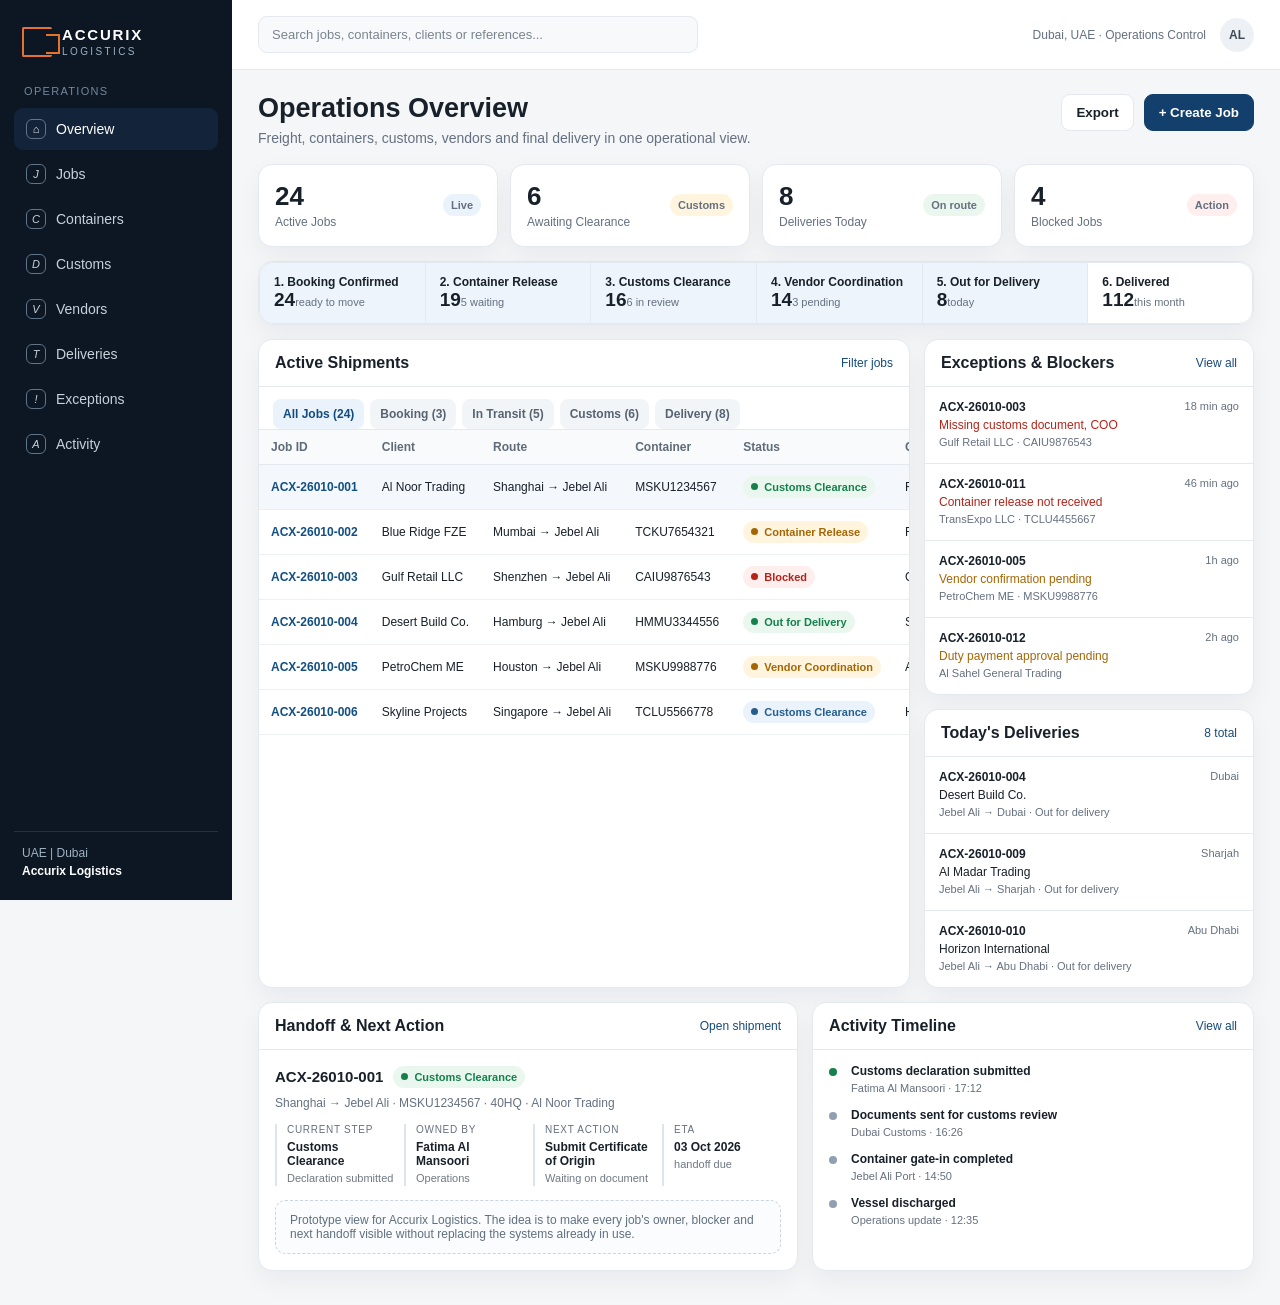
<file: index.html>
<!doctype html>
<html lang="en">
<head>
<meta charset="utf-8"/>
<meta name="viewport" content="width=device-width,initial-scale=1"/>
<title>Accurix Logistics | Operations Control</title>
<style>
:root{
  --bg:#f4f6f8;--panel:#ffffff;--ink:#18202a;--muted:#657080;--nav:#0d1724;
  --nav2:#13243a;--line:#e4e9ef;--blue:#174a7c;--blue2:#eaf2fb;--green:#14804a;
  --greenbg:#eaf7ef;--amber:#a46605;--amberbg:#fff5df;--red:#b42318;--redbg:#feeeee;
  --shadow:0 10px 24px rgba(13,23,36,.05);--radius:14px
}
*{box-sizing:border-box}
body{margin:0;font-family:Inter,ui-sans-serif,-apple-system,BlinkMacSystemFont,"Segoe UI",sans-serif;color:var(--ink);background:var(--bg)}
.app{display:grid;grid-template-columns:232px minmax(0,1fr);min-height:100vh}
.sidebar{background:var(--nav);color:#dce6f0;padding:18px 14px;display:flex;flex-direction:column;position:sticky;top:0;height:100vh}
.brand{display:flex;align-items:center;gap:10px;padding:8px 8px 20px}
.mark{width:30px;height:30px;border:2px solid #e5722f;border-right:0;border-radius:2px;position:relative}
.mark:after{content:"";position:absolute;right:-8px;top:5px;width:12px;height:16px;border:2px solid #e5722f;border-left:0}
.brand b{font-size:15px;letter-spacing:.12em;color:#fff}.brand small{display:block;font-size:10px;letter-spacing:.24em;color:#9eb0c3;margin-top:2px}
.navlabel{font-size:11px;text-transform:uppercase;letter-spacing:.12em;color:#74879a;padding:8px 10px}
.nav a{display:flex;align-items:center;gap:10px;color:#c6d1dc;text-decoration:none;padding:11px 12px;border-radius:9px;margin:3px 0;font-size:14px}
.nav a.active,.nav a:hover{background:var(--nav2);color:white}
.doticon{width:20px;height:20px;border:1px solid #60748a;border-radius:6px;display:grid;place-items:center;font-size:11px}
.sidebar-foot{margin-top:auto;border-top:1px solid #233243;padding:14px 8px 4px;font-size:12px;color:#9fb0c1}
.sidebar-foot strong{display:block;color:#fff;margin-top:4px}
.main{min-width:0}
.topbar{height:70px;background:#fff;border-bottom:1px solid var(--line);display:flex;align-items:center;justify-content:space-between;padding:0 26px;position:sticky;top:0;z-index:3}
.search{width:min(440px,46vw);background:#f7f9fb;border:1px solid var(--line);border-radius:9px;padding:10px 13px;color:#7a8490;font-size:13px}
.topmeta{display:flex;align-items:center;gap:14px;font-size:12px;color:var(--muted)}
.avatar{width:34px;height:34px;border-radius:50%;background:#edf1f5;display:grid;place-items:center;font-weight:700;color:#3e4a56}
.content{padding:24px 26px 34px}
.head{display:flex;justify-content:space-between;gap:18px;align-items:flex-start;margin-bottom:18px}
.head h1{font-size:27px;line-height:1.1;margin:0 0 6px}.head p{margin:0;color:var(--muted);font-size:14px}
.actions{display:flex;gap:10px}
button{border:1px solid var(--line);background:#fff;color:var(--ink);padding:10px 14px;border-radius:9px;font-weight:600;cursor:pointer}
button.primary{background:#123f6c;color:#fff;border-color:#123f6c}
.kpis{display:grid;grid-template-columns:repeat(4,minmax(0,1fr));gap:12px;margin-bottom:14px}
.card{background:var(--panel);border:1px solid var(--line);border-radius:var(--radius);box-shadow:var(--shadow)}
.kpi{padding:16px;display:flex;justify-content:space-between;align-items:center}
.kpi strong{font-size:26px;display:block}.kpi span{font-size:12px;color:var(--muted)}
.kpi .chip{font-size:11px;border-radius:999px;padding:5px 8px;font-weight:700}
.pipeline{display:grid;grid-template-columns:repeat(6,1fr);margin-bottom:14px;overflow:hidden}
.stage{background:#fff;border:1px solid var(--line);border-right:0;padding:12px 14px;position:relative}
.stage:last-child{border-right:1px solid var(--line);border-radius:0 var(--radius) var(--radius) 0}.stage:first-child{border-radius:var(--radius) 0 0 var(--radius)}
.stage b{font-size:12px;display:block}.stage strong{font-size:19px}.stage small{font-size:11px;color:var(--muted)}
.stage.active{background:#edf4fb}
.grid{display:grid;grid-template-columns:minmax(0,1fr) 330px;gap:14px}
.panel{background:#fff;border:1px solid var(--line);border-radius:var(--radius);box-shadow:var(--shadow)}
.panelhead{padding:14px 16px;border-bottom:1px solid var(--line);display:flex;align-items:center;justify-content:space-between}
.panelhead h2{font-size:16px;margin:0}.panelhead a{font-size:12px;color:var(--blue);text-decoration:none}
.tabs{display:flex;gap:6px;padding:12px 14px 0}
.tab{border:0;background:#f2f5f8;padding:8px 10px;border-radius:8px;color:#586372;font-size:12px}.tab.active{background:#eaf2fb;color:#144c7d}
.tablewrap{overflow:auto}
table{width:100%;border-collapse:collapse;font-size:12px}
th{text-align:left;color:#5f6b78;background:#f8fafc;border-top:1px solid var(--line);border-bottom:1px solid var(--line);padding:10px 12px;white-space:nowrap}
td{padding:11px 12px;border-bottom:1px solid #edf0f3;white-space:nowrap}
tr.clickable{cursor:pointer}tr.clickable:hover{background:#fafcff}tr.selected{background:#f4f8fd}
.id{font-weight:700;color:#124f82}
.status{display:inline-flex;align-items:center;gap:6px;border-radius:999px;padding:5px 8px;font-size:11px;font-weight:700}
.status:before{content:"";width:7px;height:7px;border-radius:50%;background:currentColor}
.green{color:var(--green);background:var(--greenbg)}.amber{color:var(--amber);background:var(--amberbg)}.red{color:var(--red);background:var(--redbg)}.blue{color:#245d8e;background:var(--blue2)}
.sidecol{display:grid;gap:14px;align-content:start}
.alert{padding:13px 14px;border-bottom:1px solid var(--line)}.alert:last-child{border-bottom:0}
.alerttop{display:flex;justify-content:space-between;gap:12px}.alert b{font-size:12px}.alert p{font-size:12px;margin:4px 0 0}.alert small{font-size:11px;color:var(--muted)}
.alert.redline p{color:var(--red)}.alert.amberline p{color:var(--amber)}
.bottom{display:grid;grid-template-columns:1.1fr .9fr;gap:14px;margin-top:14px}
.detail{padding:16px}
.jobtop{display:flex;align-items:center;gap:10px;margin-bottom:8px}.jobtop strong{font-size:15px}
.route{font-size:12px;color:var(--muted);margin-bottom:14px}
.detailgrid{display:grid;grid-template-columns:repeat(4,1fr);gap:10px}
.mini{border-left:2px solid #dce5ee;padding-left:10px}.mini small{display:block;color:var(--muted);font-size:10px;text-transform:uppercase;letter-spacing:.07em;margin-bottom:5px}.mini b{font-size:12px;display:block}.mini span{font-size:11px;color:#6f7884}
.timeline{padding:14px 16px}.event{display:grid;grid-template-columns:14px 1fr;gap:8px;margin:0 0 12px}.event .bullet{width:8px;height:8px;border-radius:50%;background:#91a0b0;margin-top:4px}.event:first-child .bullet{background:var(--green)}.event b{font-size:12px;display:block}.event span{font-size:11px;color:var(--muted)}
.demo-note{margin-top:14px;padding:12px 14px;border:1px dashed #cad5df;border-radius:10px;color:#607080;font-size:12px;background:#fbfcfd}
.mobilebar{display:none}
@media(max-width:1100px){.app{grid-template-columns:82px 1fr}.brand div,.nav span,.navlabel,.sidebar-foot{display:none}.brand{justify-content:center}.nav a{justify-content:center}.grid{grid-template-columns:1fr}.sidecol{grid-template-columns:1fr 1fr}.kpis{grid-template-columns:repeat(2,1fr)}.pipeline{grid-template-columns:repeat(3,1fr)}.bottom{grid-template-columns:1fr}}
@media(max-width:700px){.app{display:block}.sidebar{display:none}.topbar{height:58px;padding:0 14px}.search{width:70%}.topmeta span{display:none}.content{padding:16px 12px 28px}.head{display:block}.actions{margin-top:12px}.kpis{grid-template-columns:1fr 1fr}.pipeline{grid-template-columns:1fr 1fr}.grid{display:block}.sidecol{display:grid;grid-template-columns:1fr;margin-top:14px}.detailgrid{grid-template-columns:1fr 1fr}.mobilebar{display:flex;position:fixed;bottom:0;left:0;right:0;background:#0d1724;color:#fff;padding:10px;justify-content:space-around;z-index:4}}
</style>
</head>
<body>
<div class="app">
  <aside class="sidebar">
    <div class="brand"><div class="mark"></div><div><b>ACCURIX</b><small>LOGISTICS</small></div></div>
    <div class="navlabel">Operations</div>
    <nav class="nav">
      <a class="active" href="#"><i class="doticon">⌂</i><span>Overview</span></a>
      <a href="#"><i class="doticon">J</i><span>Jobs</span></a>
      <a href="#"><i class="doticon">C</i><span>Containers</span></a>
      <a href="#"><i class="doticon">D</i><span>Customs</span></a>
      <a href="#"><i class="doticon">V</i><span>Vendors</span></a>
      <a href="#"><i class="doticon">T</i><span>Deliveries</span></a>
      <a href="#"><i class="doticon">!</i><span>Exceptions</span></a>
      <a href="#"><i class="doticon">A</i><span>Activity</span></a>
    </nav>
    <div class="sidebar-foot">UAE | Dubai<strong>Accurix Logistics</strong></div>
  </aside>
  <main class="main">
    <div class="topbar">
      <div class="search">Search jobs, containers, clients or references...</div>
      <div class="topmeta"><span>Dubai, UAE · Operations Control</span><div class="avatar">AL</div></div>
    </div>
    <div class="content">
      <section class="head">
        <div><h1>Operations Overview</h1><p>Freight, containers, customs, vendors and final delivery in one operational view.</p></div>
        <div class="actions"><button>Export</button><button class="primary" onclick="alert('Demo action: create job')">+ Create Job</button></div>
      </section>

      <section class="kpis">
        <div class="card kpi"><div><strong>24</strong><span>Active Jobs</span></div><span class="chip blue">Live</span></div>
        <div class="card kpi"><div><strong>6</strong><span>Awaiting Clearance</span></div><span class="chip amber">Customs</span></div>
        <div class="card kpi"><div><strong>8</strong><span>Deliveries Today</span></div><span class="chip green">On route</span></div>
        <div class="card kpi"><div><strong>4</strong><span>Blocked Jobs</span></div><span class="chip red">Action</span></div>
      </section>

      <section class="pipeline card">
        <div class="stage active"><b>1. Booking Confirmed</b><strong>24</strong><small>ready to move</small></div>
        <div class="stage active"><b>2. Container Release</b><strong>19</strong><small>5 waiting</small></div>
        <div class="stage active"><b>3. Customs Clearance</b><strong>16</strong><small>6 in review</small></div>
        <div class="stage active"><b>4. Vendor Coordination</b><strong>14</strong><small>3 pending</small></div>
        <div class="stage active"><b>5. Out for Delivery</b><strong>8</strong><small>today</small></div>
        <div class="stage"><b>6. Delivered</b><strong>112</strong><small>this month</small></div>
      </section>

      <section class="grid">
        <div class="panel">
          <div class="panelhead"><h2>Active Shipments</h2><a href="#">Filter jobs</a></div>
          <div class="tabs">
            <button class="tab active">All Jobs (24)</button><button class="tab">Booking (3)</button><button class="tab">In Transit (5)</button><button class="tab">Customs (6)</button><button class="tab">Delivery (8)</button>
          </div>
          <div class="tablewrap">
          <table>
            <thead><tr><th>Job ID</th><th>Client</th><th>Route</th><th>Container</th><th>Status</th><th>Owner</th><th>Next Action</th><th>ETA</th></tr></thead>
            <tbody>
              <tr class="clickable selected" data-job="ACX-26010-001" data-client="Al Noor Trading" data-route="Shanghai → Jebel Ali" data-container="MSKU1234567 · 40HQ" data-owner="Fatima Al Mansoori" data-step="Customs Clearance" data-action="Submit Certificate of Origin" data-eta="03 Oct 2026"><td class="id">ACX-26010-001</td><td>Al Noor Trading</td><td>Shanghai → Jebel Ali</td><td>MSKU1234567</td><td><span class="status green">Customs Clearance</span></td><td>Fatima Al Mansoori</td><td>Submit COO</td><td>03 Oct</td></tr>
              <tr class="clickable" data-job="ACX-26010-002" data-client="Blue Ridge FZE" data-route="Mumbai → Jebel Ali" data-container="TCKU7654321 · 20GP" data-owner="Rahil Khan" data-step="Container Release" data-action="Release from line" data-eta="02 Oct 2026"><td class="id">ACX-26010-002</td><td>Blue Ridge FZE</td><td>Mumbai → Jebel Ali</td><td>TCKU7654321</td><td><span class="status amber">Container Release</span></td><td>Rahil Khan</td><td>Release from line</td><td>02 Oct</td></tr>
              <tr class="clickable" data-job="ACX-26010-003" data-client="Gulf Retail LLC" data-route="Shenzhen → Jebel Ali" data-container="CAIU9876543 · 40HQ" data-owner="Omar Hassan" data-step="Blocked" data-action="Collect missing customs document" data-eta="At risk"><td class="id">ACX-26010-003</td><td>Gulf Retail LLC</td><td>Shenzhen → Jebel Ali</td><td>CAIU9876543</td><td><span class="status red">Blocked</span></td><td>Omar Hassan</td><td style="color:#b42318">Missing document</td><td>At risk</td></tr>
              <tr class="clickable" data-job="ACX-26010-004" data-client="Desert Build Co." data-route="Hamburg → Jebel Ali" data-container="HMMU3344556 · 40HQ" data-owner="Sara Ahmed" data-step="Out for Delivery" data-action="Confirm site delivery" data-eta="Today"><td class="id">ACX-26010-004</td><td>Desert Build Co.</td><td>Hamburg → Jebel Ali</td><td>HMMU3344556</td><td><span class="status green">Out for Delivery</span></td><td>Sara Ahmed</td><td>Delivery to site</td><td>Today</td></tr>
              <tr class="clickable" data-job="ACX-26010-005" data-client="PetroChem ME" data-route="Houston → Jebel Ali" data-container="MSKU9988776 · 40HQ" data-owner="Ayesha Siddiqui" data-step="Vendor Coordination" data-action="Confirm delivery slot" data-eta="04 Oct 2026"><td class="id">ACX-26010-005</td><td>PetroChem ME</td><td>Houston → Jebel Ali</td><td>MSKU9988776</td><td><span class="status amber">Vendor Coordination</span></td><td>Ayesha Siddiqui</td><td>Confirm delivery slot</td><td>04 Oct</td></tr>
              <tr class="clickable" data-job="ACX-26010-006" data-client="Skyline Projects" data-route="Singapore → Jebel Ali" data-container="TCLU5566778 · 20GP" data-owner="Hassan Ali" data-step="Customs Clearance" data-action="Duty payment approval" data-eta="03 Oct 2026"><td class="id">ACX-26010-006</td><td>Skyline Projects</td><td>Singapore → Jebel Ali</td><td>TCLU5566778</td><td><span class="status blue">Customs Clearance</span></td><td>Hassan Ali</td><td>Duty approval</td><td>03 Oct</td></tr>
            </tbody>
          </table>
          </div>
        </div>

        <div class="sidecol">
          <div class="panel">
            <div class="panelhead"><h2>Exceptions & Blockers</h2><a href="#">View all</a></div>
            <div class="alert redline"><div class="alerttop"><b>ACX-26010-003</b><small>18 min ago</small></div><p>Missing customs document, COO</p><small>Gulf Retail LLC · CAIU9876543</small></div>
            <div class="alert redline"><div class="alerttop"><b>ACX-26010-011</b><small>46 min ago</small></div><p>Container release not received</p><small>TransExpo LLC · TCLU4455667</small></div>
            <div class="alert amberline"><div class="alerttop"><b>ACX-26010-005</b><small>1h ago</small></div><p>Vendor confirmation pending</p><small>PetroChem ME · MSKU9988776</small></div>
            <div class="alert amberline"><div class="alerttop"><b>ACX-26010-012</b><small>2h ago</small></div><p>Duty payment approval pending</p><small>Al Sahel General Trading</small></div>
          </div>

          <div class="panel">
            <div class="panelhead"><h2>Today's Deliveries</h2><a href="#">8 total</a></div>
            <div class="alert"><div class="alerttop"><b>ACX-26010-004</b><small>Dubai</small></div><p>Desert Build Co.</p><small>Jebel Ali → Dubai · Out for delivery</small></div>
            <div class="alert"><div class="alerttop"><b>ACX-26010-009</b><small>Sharjah</small></div><p>Al Madar Trading</p><small>Jebel Ali → Sharjah · Out for delivery</small></div>
            <div class="alert"><div class="alerttop"><b>ACX-26010-010</b><small>Abu Dhabi</small></div><p>Horizon International</p><small>Jebel Ali → Abu Dhabi · Out for delivery</small></div>
          </div>
        </div>
      </section>

      <section class="bottom">
        <div class="panel">
          <div class="panelhead"><h2>Handoff & Next Action</h2><a href="#">Open shipment</a></div>
          <div class="detail">
            <div class="jobtop"><strong id="d-job">ACX-26010-001</strong><span class="status green" id="d-step">Customs Clearance</span></div>
            <div class="route"><span id="d-route">Shanghai → Jebel Ali</span> · <span id="d-container">MSKU1234567 · 40HQ</span> · <span id="d-client">Al Noor Trading</span></div>
            <div class="detailgrid">
              <div class="mini"><small>Current step</small><b id="m-step">Customs Clearance</b><span>Declaration submitted</span></div>
              <div class="mini"><small>Owned by</small><b id="m-owner">Fatima Al Mansoori</b><span>Operations</span></div>
              <div class="mini"><small>Next action</small><b id="m-action">Submit Certificate of Origin</b><span>Waiting on document</span></div>
              <div class="mini"><small>ETA</small><b id="m-eta">03 Oct 2026</b><span>handoff due</span></div>
            </div>
            <div class="demo-note">Prototype view for Accurix Logistics. The idea is to make every job's owner, blocker and next handoff visible without replacing the systems already in use.</div>
          </div>
        </div>

        <div class="panel">
          <div class="panelhead"><h2>Activity Timeline</h2><a href="#">View all</a></div>
          <div class="timeline">
            <div class="event"><div class="bullet"></div><div><b>Customs declaration submitted</b><span>Fatima Al Mansoori · 17:12</span></div></div>
            <div class="event"><div class="bullet"></div><div><b>Documents sent for customs review</b><span>Dubai Customs · 16:26</span></div></div>
            <div class="event"><div class="bullet"></div><div><b>Container gate-in completed</b><span>Jebel Ali Port · 14:50</span></div></div>
            <div class="event"><div class="bullet"></div><div><b>Vessel discharged</b><span>Operations update · 12:35</span></div></div>
          </div>
        </div>
      </section>
    </div>
  </main>
</div>
<div class="mobilebar"><span>Overview</span><span>Jobs</span><span>Exceptions</span></div>
<script>
document.querySelectorAll('tr.clickable').forEach(row=>{
  row.addEventListener('click',()=>{
    document.querySelectorAll('tr.clickable').forEach(r=>r.classList.remove('selected'));
    row.classList.add('selected');
    const d=row.dataset;
    document.getElementById('d-job').textContent=d.job;
    document.getElementById('d-client').textContent=d.client;
    document.getElementById('d-route').textContent=d.route;
    document.getElementById('d-container').textContent=d.container;
    document.getElementById('d-step').textContent=d.step;
    document.getElementById('m-step').textContent=d.step;
    document.getElementById('m-owner').textContent=d.owner;
    document.getElementById('m-action').textContent=d.action;
    document.getElementById('m-eta').textContent=d.eta;
    const badge=document.getElementById('d-step');
    badge.className='status '+(d.step==='Blocked'?'red':(d.step.includes('Vendor')||d.step.includes('Release')?'amber':'green'));
  });
});
document.querySelectorAll('.tab').forEach(t=>t.onclick=()=>{document.querySelectorAll('.tab').forEach(x=>x.classList.remove('active'));t.classList.add('active')});
</script>
</body>
</html>
</file>
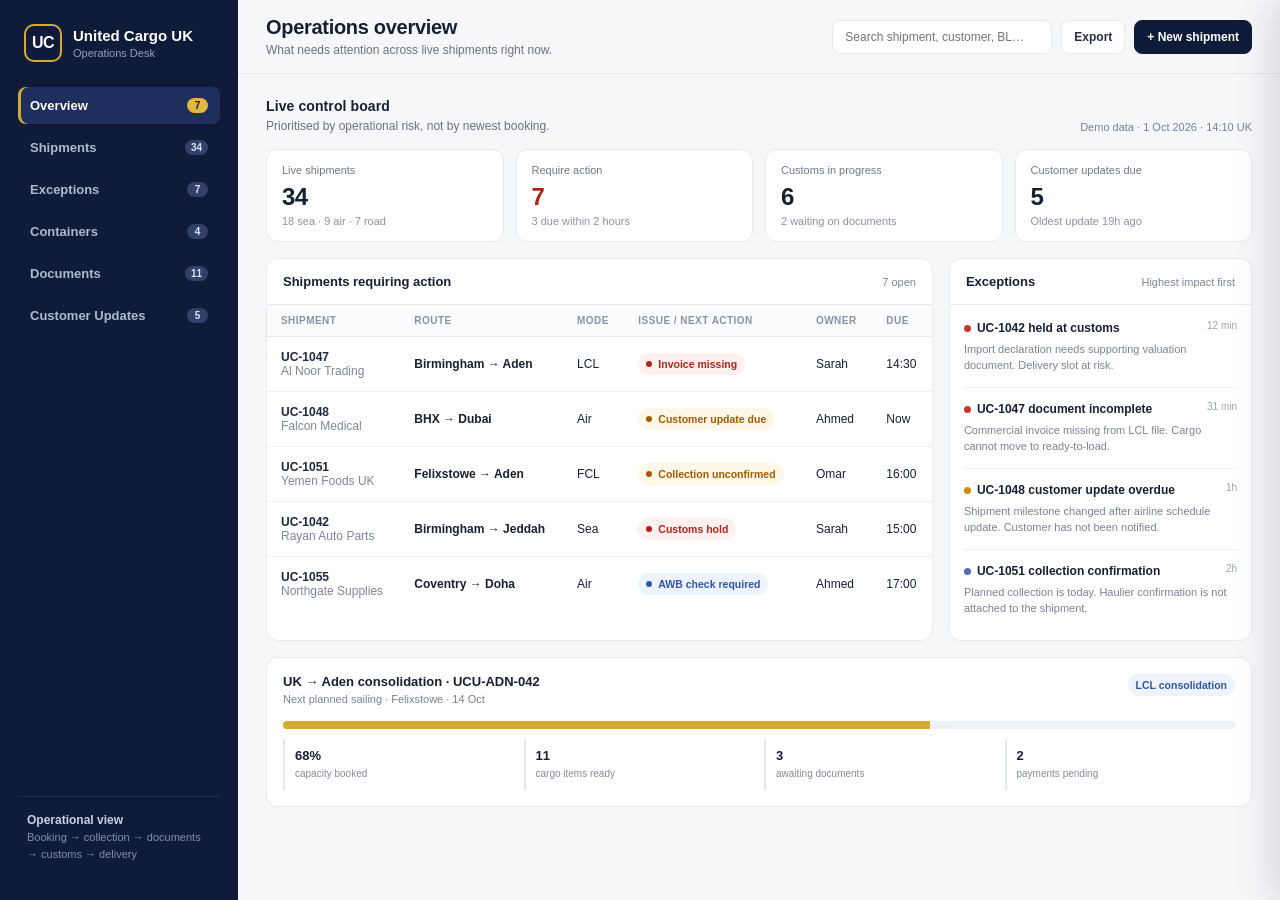
<file: united-cargo-ops-demo/index.html>
<!doctype html>
<html lang="en">
<head>
<meta charset="utf-8" />
<meta name="viewport" content="width=device-width, initial-scale=1" />
<title>United Cargo UK | Operations Desk</title>
<style>
:root{--navy:#101b3a;--navy2:#17254f;--gold:#d4aa34;--ink:#172033;--muted:#6b7280;--line:#e7eaf0;--bg:#f6f7f9;--card:#fff;--red:#b42318;--redbg:#fff1f0;--amber:#a15c00;--amberbg:#fff7e8;--green:#147a4b;--greenbg:#eaf8f0;--blue:#3056a6;--bluebg:#edf3ff;--shadow:0 8px 28px rgba(16,27,58,.08)}
*{box-sizing:border-box}body{margin:0;font-family:Inter,ui-sans-serif,-apple-system,BlinkMacSystemFont,"Segoe UI",sans-serif;background:var(--bg);color:var(--ink)}.app{display:grid;grid-template-columns:238px 1fr;min-height:100vh}.sidebar{background:var(--navy);color:#dce3f1;padding:24px 18px;position:fixed;width:238px;inset:0 auto 0 0;display:flex;flex-direction:column}.brand{display:flex;gap:11px;align-items:center;padding:0 6px 25px}.mark{width:38px;height:38px;border-radius:10px;border:2px solid var(--gold);display:grid;place-items:center;font-weight:800;color:#fff;letter-spacing:-.5px}.brand h1{font-size:15px;line-height:1.15;margin:0;color:#fff}.brand small{display:block;color:#93a1bf;font-size:11px;margin-top:3px;font-weight:500}nav{display:grid;gap:5px}.navitem{border:0;background:transparent;color:#aeb9d0;text-align:left;padding:11px 12px;border-radius:8px;font-size:13px;font-weight:650;cursor:pointer;display:flex;align-items:center;justify-content:space-between}.navitem:hover{background:#18274f;color:#fff}.navitem.active{background:#1e2f5e;color:#fff;box-shadow:inset 3px 0 0 var(--gold)}.count{font-size:10px;min-width:21px;padding:2px 6px;border-radius:10px;text-align:center;background:#31416a;color:#dde4f4}.navitem.active .count{background:#e0b942;color:#152142}.sidebar .footer{margin-top:auto;padding:14px 9px;border-top:1px solid rgba(255,255,255,.08);font-size:11px;color:#8190b1;line-height:1.5}.sidebar .footer strong{color:#c9d2e6;display:block;font-size:12px}.main{grid-column:2;padding:0 28px 42px}.topbar{height:74px;display:flex;align-items:center;justify-content:space-between;border-bottom:1px solid var(--line);margin:0 -28px 24px;padding:0 28px;background:rgba(246,247,249,.96);position:sticky;top:0;z-index:10}.titlebox h2{font-size:20px;margin:0;letter-spacing:-.3px}.titlebox p{margin:4px 0 0;font-size:12px;color:var(--muted)}.topactions{display:flex;gap:9px;align-items:center}.search{background:#fff;border:1px solid var(--line);padding:9px 12px;border-radius:8px;font-size:12px;min-width:220px;color:#4c5566}.btn{border:1px solid var(--line);background:#fff;border-radius:8px;padding:9px 12px;font-size:12px;font-weight:700;color:#263044;cursor:pointer}.btn.primary{background:var(--navy);color:#fff;border-color:var(--navy)}.view{display:none}.view.active{display:block}.hero{display:flex;align-items:flex-end;justify-content:space-between;margin-bottom:16px}.hero h3{margin:0;font-size:14px;letter-spacing:.1px}.hero p{margin:5px 0 0;color:var(--muted);font-size:12px}.date{font-size:11px;color:#778197}.stats{display:grid;grid-template-columns:repeat(4,1fr);gap:12px;margin-bottom:16px}.stat{background:#fff;border:1px solid var(--line);border-radius:11px;padding:14px 15px}.stat .k{font-size:11px;color:#6f788a;margin-bottom:7px}.stat .v{font-size:24px;letter-spacing:-.7px;font-weight:760}.stat .sub{margin-top:4px;font-size:11px;color:#8a93a3}.stat.attn .v{color:var(--red)}.grid{display:grid;grid-template-columns:minmax(0,1.65fr) minmax(280px,.75fr);gap:16px}.panel{background:#fff;border:1px solid var(--line);border-radius:12px;overflow:hidden}.panelhead{padding:15px 16px;border-bottom:1px solid var(--line);display:flex;align-items:center;justify-content:space-between}.panelhead h4{font-size:13px;margin:0}.panelhead span{font-size:11px;color:#7b8495}.table{width:100%;border-collapse:collapse}.table th{font-size:10px;text-transform:uppercase;letter-spacing:.45px;color:#8a93a3;text-align:left;padding:10px 14px;background:#fafbfc;border-bottom:1px solid var(--line)}.table td{padding:13px 14px;border-bottom:1px solid #edf0f4;font-size:12px;vertical-align:middle}.table tr:last-child td{border-bottom:0}.table tbody tr{cursor:pointer}.table tbody tr:hover{background:#fbfcfe}.id{font-weight:760;color:#1f2940}.route{font-weight:650}.muted{color:#7d8697}.badge{display:inline-flex;align-items:center;gap:6px;border-radius:999px;padding:5px 8px;font-size:10.5px;font-weight:720;white-space:nowrap}.badge.red{color:var(--red);background:var(--redbg)}.badge.amber{color:var(--amber);background:var(--amberbg)}.badge.green{color:var(--green);background:var(--greenbg)}.badge.blue{color:var(--blue);background:var(--bluebg)}.dot{width:6px;height:6px;border-radius:50%;background:currentColor}.alertlist{padding:2px 14px 10px}.alert{padding:13px 0;border-bottom:1px solid #edf0f4}.alert:last-child{border:0}.alerttop{display:flex;justify-content:space-between;gap:8px;align-items:flex-start}.alert strong{font-size:12px;line-height:1.35}.alert p{font-size:11px;color:#7a8494;margin:6px 0 0;line-height:1.45}.alert time{font-size:10px;color:#9aa2b0;white-space:nowrap}.severity{width:7px;height:7px;border-radius:50%;display:inline-block;margin-right:6px}.sev-red{background:#c7372f}.sev-amber{background:#d28a16}.sev-blue{background:#4d6fb9}.section{margin-top:16px}.container-card{background:#fff;border:1px solid var(--line);border-radius:12px;padding:16px}.container-top{display:flex;justify-content:space-between;align-items:flex-start}.container-top h4{font-size:13px;margin:0}.container-top p{font-size:11px;color:#7a8494;margin:4px 0 0}.progress{height:8px;background:#edf0f4;border-radius:99px;overflow:hidden;margin:16px 0 10px}.progress span{display:block;height:100%;width:68%;background:var(--gold)}.container-meta{display:grid;grid-template-columns:repeat(4,1fr);gap:10px}.meta{padding:9px 10px;border-left:2px solid #e5e8ed}.meta b{display:block;font-size:13px}.meta span{font-size:10px;color:#838c9b}.toolbar{display:flex;gap:8px;margin:0 0 13px}.chip{font-size:11px;border:1px solid var(--line);background:#fff;padding:7px 9px;border-radius:7px;color:#586173}.chip.active{background:#eef1f6;color:#1d2940;border-color:#d9dee7;font-weight:700}.kanban{display:grid;grid-template-columns:repeat(4,1fr);gap:12px}.col{background:#eef1f5;border-radius:10px;padding:10px;min-height:430px}.colhead{display:flex;justify-content:space-between;font-size:11px;font-weight:760;color:#4d5668;padding:3px 2px 9px}.card{background:#fff;border:1px solid #e3e7ed;border-radius:9px;padding:11px;margin-bottom:8px;box-shadow:0 2px 6px rgba(17,24,39,.03)}.card .small{font-size:10px;color:#8b94a3}.card h5{font-size:11.5px;margin:5px 0 8px;line-height:1.35}.row{display:flex;justify-content:space-between;align-items:center;gap:6px;font-size:10px;color:#7c8595}.owner{width:23px;height:23px;border-radius:50%;background:#e9edf5;display:grid;place-items:center;color:#293752;font-weight:760;font-size:9px}.documents{display:grid;grid-template-columns:repeat(3,1fr);gap:12px}.doc{background:#fff;border:1px solid var(--line);border-radius:11px;padding:14px}.doc h5{font-size:12px;margin:0 0 5px}.doc p{font-size:10.5px;color:#7e8796;margin:0 0 12px;line-height:1.45}.docfoot{display:flex;justify-content:space-between;align-items:center;font-size:10px;color:#929baa}.updates{display:grid;gap:9px}.update-card{background:#fff;border:1px solid var(--line);border-radius:10px;padding:14px;display:grid;grid-template-columns:1.2fr .9fr .9fr auto;gap:16px;align-items:center}.update-card h5{font-size:12px;margin:0 0 3px}.update-card p{font-size:10.5px;color:#818a99;margin:0}.update-card .label{font-size:9.5px;text-transform:uppercase;color:#939ba9;letter-spacing:.4px;margin-bottom:3px}.update-card b{font-size:11.5px}.mini-btn{border:1px solid #dfe4eb;background:#fff;border-radius:7px;padding:8px 10px;font-size:10.5px;font-weight:750;cursor:pointer;color:#27334b}.drawer{position:fixed;top:0;right:-470px;width:460px;height:100vh;background:#fff;box-shadow:-15px 0 40px rgba(16,27,58,.16);z-index:30;transition:.25s ease;padding:24px;overflow:auto}.drawer.open{right:0}.overlay{position:fixed;inset:0;background:rgba(9,16,31,.28);z-index:20;display:none}.overlay.show{display:block}.drawerhead{display:flex;justify-content:space-between;align-items:flex-start;border-bottom:1px solid var(--line);padding-bottom:17px}.drawer h3{font-size:17px;margin:0}.drawer .x{border:0;background:#f1f3f6;border-radius:7px;width:30px;height:30px;cursor:pointer}.timeline{margin-top:20px}.step{display:grid;grid-template-columns:22px 1fr;gap:10px;padding-bottom:17px}.step .node{width:13px;height:13px;border-radius:50%;border:3px solid #d7dde7;background:#fff;margin-top:2px;position:relative}.step:not(:last-child) .node:after{content:"";position:absolute;left:3px;top:11px;width:1px;height:28px;background:#dde2e9}.step.done .node{border-color:var(--green);background:var(--green)}.step.now .node{border-color:var(--gold);background:var(--gold)}.step b{font-size:11.5px}.step p{font-size:10.5px;color:#828b9a;margin:3px 0 0}.detailgrid{display:grid;grid-template-columns:1fr 1fr;gap:10px;margin:18px 0}.detailbox{background:#f7f8fa;padding:11px;border-radius:8px}.detailbox span{font-size:9.5px;color:#8a93a3;text-transform:uppercase;letter-spacing:.3px}.detailbox b{font-size:11.5px;display:block;margin-top:4px}.note{border:1px solid #ece4cb;background:#fffaf0;padding:11px;border-radius:8px;font-size:11px;line-height:1.5;color:#5f543d}@media(max-width:1100px){.stats{grid-template-columns:repeat(2,1fr)}.grid{grid-template-columns:1fr}.kanban{grid-template-columns:repeat(2,1fr)}.documents{grid-template-columns:repeat(2,1fr)}}@media(max-width:760px){.app{display:block}.sidebar{position:relative;width:auto;height:auto;padding:14px}.brand{padding-bottom:12px}nav{display:flex;overflow:auto}.navitem{white-space:nowrap}.sidebar .footer{display:none}.main{padding:0 14px 30px}.topbar{margin:0 -14px 18px;padding:0 14px}.search{display:none}.stats{grid-template-columns:repeat(2,1fr)}.table{min-width:720px}.panel{overflow:auto}.container-meta{grid-template-columns:repeat(2,1fr)}.kanban{grid-template-columns:1fr}.documents{grid-template-columns:1fr}.update-card{grid-template-columns:1fr 1fr}.drawer{width:94vw}.topactions .btn:first-of-type{display:none}}
</style>
</head>
<body>
<div class="app">
<aside class="sidebar">
<div class="brand"><div class="mark">UC</div><div><h1>United Cargo UK</h1><small>Operations Desk</small></div></div>
<nav>
<button class="navitem active" data-view="overview">Overview <span class="count">7</span></button>
<button class="navitem" data-view="shipments">Shipments <span class="count">34</span></button>
<button class="navitem" data-view="exceptions">Exceptions <span class="count">7</span></button>
<button class="navitem" data-view="containers">Containers <span class="count">4</span></button>
<button class="navitem" data-view="documents">Documents <span class="count">11</span></button>
<button class="navitem" data-view="updates">Customer Updates <span class="count">5</span></button>
</nav>
<div class="footer"><strong>Operational view</strong>Booking → collection → documents → customs → delivery</div>
</aside>
<main class="main">
<header class="topbar"><div class="titlebox"><h2 id="pageTitle">Operations overview</h2><p id="pageSub">What needs attention across live shipments right now.</p></div><div class="topactions"><input class="search" placeholder="Search shipment, customer, BL…" /><button class="btn">Export</button><button class="btn primary">+ New shipment</button></div></header>
<section id="overview" class="view active">
<div class="hero"><div><h3>Live control board</h3><p>Prioritised by operational risk, not by newest booking.</p></div><div class="date">Demo data · 1 Oct 2026 · 14:10 UK</div></div>
<div class="stats"><div class="stat"><div class="k">Live shipments</div><div class="v">34</div><div class="sub">18 sea · 9 air · 7 road</div></div><div class="stat attn"><div class="k">Require action</div><div class="v">7</div><div class="sub">3 due within 2 hours</div></div><div class="stat"><div class="k">Customs in progress</div><div class="v">6</div><div class="sub">2 waiting on documents</div></div><div class="stat"><div class="k">Customer updates due</div><div class="v">5</div><div class="sub">Oldest update 19h ago</div></div></div>
<div class="grid">
<div class="panel"><div class="panelhead"><h4>Shipments requiring action</h4><span>7 open</span></div><div style="overflow:auto"><table class="table"><thead><tr><th>Shipment</th><th>Route</th><th>Mode</th><th>Issue / next action</th><th>Owner</th><th>Due</th></tr></thead><tbody>
<tr data-shipment="UC-1047"><td><div class="id">UC-1047</div><div class="muted">Al Noor Trading</div></td><td><div class="route">Birmingham → Aden</div></td><td>LCL</td><td><span class="badge red"><span class="dot"></span>Invoice missing</span></td><td>Sarah</td><td>14:30</td></tr>
<tr data-shipment="UC-1048"><td><div class="id">UC-1048</div><div class="muted">Falcon Medical</div></td><td><div class="route">BHX → Dubai</div></td><td>Air</td><td><span class="badge amber"><span class="dot"></span>Customer update due</span></td><td>Ahmed</td><td>Now</td></tr>
<tr data-shipment="UC-1051"><td><div class="id">UC-1051</div><div class="muted">Yemen Foods UK</div></td><td><div class="route">Felixstowe → Aden</div></td><td>FCL</td><td><span class="badge amber"><span class="dot"></span>Collection unconfirmed</span></td><td>Omar</td><td>16:00</td></tr>
<tr data-shipment="UC-1042"><td><div class="id">UC-1042</div><div class="muted">Rayan Auto Parts</div></td><td><div class="route">Birmingham → Jeddah</div></td><td>Sea</td><td><span class="badge red"><span class="dot"></span>Customs hold</span></td><td>Sarah</td><td>15:00</td></tr>
<tr data-shipment="UC-1055"><td><div class="id">UC-1055</div><div class="muted">Northgate Supplies</div></td><td><div class="route">Coventry → Doha</div></td><td>Air</td><td><span class="badge blue"><span class="dot"></span>AWB check required</span></td><td>Ahmed</td><td>17:00</td></tr>
</tbody></table></div></div>
<div class="panel"><div class="panelhead"><h4>Exceptions</h4><span>Highest impact first</span></div><div class="alertlist">
<div class="alert"><div class="alerttop"><strong><span class="severity sev-red"></span>UC-1042 held at customs</strong><time>12 min</time></div><p>Import declaration needs supporting valuation document. Delivery slot at risk.</p></div>
<div class="alert"><div class="alerttop"><strong><span class="severity sev-red"></span>UC-1047 document incomplete</strong><time>31 min</time></div><p>Commercial invoice missing from LCL file. Cargo cannot move to ready-to-load.</p></div>
<div class="alert"><div class="alerttop"><strong><span class="severity sev-amber"></span>UC-1048 customer update overdue</strong><time>1h</time></div><p>Shipment milestone changed after airline schedule update. Customer has not been notified.</p></div>
<div class="alert"><div class="alerttop"><strong><span class="severity sev-blue"></span>UC-1051 collection confirmation</strong><time>2h</time></div><p>Planned collection is today. Haulier confirmation is not attached to the shipment.</p></div>
</div></div></div>
<div class="section container-card"><div class="container-top"><div><h4>UK → Aden consolidation · UCU-ADN-042</h4><p>Next planned sailing · Felixstowe · 14 Oct</p></div><span class="badge blue">LCL consolidation</span></div><div class="progress"><span></span></div><div class="container-meta"><div class="meta"><b>68%</b><span>capacity booked</span></div><div class="meta"><b>11</b><span>cargo items ready</span></div><div class="meta"><b>3</b><span>awaiting documents</span></div><div class="meta"><b>2</b><span>payments pending</span></div></div></div>
</section>
<section id="shipments" class="view"><div class="toolbar"><button class="chip active">All 34</button><button class="chip">Sea 18</button><button class="chip">Air 9</button><button class="chip">Road 7</button><button class="chip">At risk 7</button></div><div class="panel"><div class="panelhead"><h4>All live shipments</h4><span>Updated 4 min ago</span></div><div style="overflow:auto"><table class="table"><thead><tr><th>Shipment</th><th>Customer</th><th>Route</th><th>Stage</th><th>Docs</th><th>Next action</th><th>Owner</th></tr></thead><tbody><tr data-shipment="UC-1047"><td class="id">UC-1047</td><td>Al Noor Trading</td><td>Birmingham → Aden</td><td><span class="badge amber">Documents</span></td><td>4 / 5</td><td>Get commercial invoice</td><td>Sarah</td></tr><tr data-shipment="UC-1048"><td class="id">UC-1048</td><td>Falcon Medical</td><td>BHX → Dubai</td><td><span class="badge blue">In transit</span></td><td>6 / 6</td><td>Send revised ETA</td><td>Ahmed</td></tr><tr data-shipment="UC-1051"><td class="id">UC-1051</td><td>Yemen Foods UK</td><td>Felixstowe → Aden</td><td><span class="badge amber">Collection</span></td><td>5 / 5</td><td>Confirm haulier</td><td>Omar</td></tr><tr data-shipment="UC-1042"><td class="id">UC-1042</td><td>Rayan Auto Parts</td><td>Birmingham → Jeddah</td><td><span class="badge red">Customs hold</span></td><td>7 / 8</td><td>Upload valuation support</td><td>Sarah</td></tr><tr data-shipment="UC-1053"><td class="id">UC-1053</td><td>Westfield Export</td><td>London → Muscat</td><td><span class="badge green">Ready to deliver</span></td><td>5 / 5</td><td>Confirm POD slot</td><td>Omar</td></tr><tr data-shipment="UC-1055"><td class="id">UC-1055</td><td>Northgate Supplies</td><td>Coventry → Doha</td><td><span class="badge blue">Booked</span></td><td>3 / 4</td><td>AWB details check</td><td>Ahmed</td></tr></tbody></table></div></div></section>
<section id="exceptions" class="view"><div class="hero"><div><h3>Exception queue</h3><p>Only shipments where normal flow has broken or an action is overdue.</p></div><button class="btn">Rules</button></div><div class="panel"><div class="panelhead"><h4>Open exceptions</h4><span>3 high priority</span></div><div style="overflow:auto"><table class="table"><thead><tr><th>Priority</th><th>Shipment</th><th>Problem</th><th>Operational impact</th><th>Owner</th><th>Deadline</th></tr></thead><tbody><tr data-shipment="UC-1042"><td><span class="badge red">High</span></td><td class="id">UC-1042</td><td>Customs hold</td><td>Delivery slot may be missed</td><td>Sarah</td><td>15:00</td></tr><tr data-shipment="UC-1047"><td><span class="badge red">High</span></td><td class="id">UC-1047</td><td>Commercial invoice missing</td><td>Cannot move to load-ready</td><td>Sarah</td><td>14:30</td></tr><tr data-shipment="UC-1048"><td><span class="badge amber">Medium</span></td><td class="id">UC-1048</td><td>Update overdue</td><td>Customer promise at risk</td><td>Ahmed</td><td>Now</td></tr><tr data-shipment="UC-1051"><td><span class="badge amber">Medium</span></td><td class="id">UC-1051</td><td>Haulier unconfirmed</td><td>Collection window may slip</td><td>Omar</td><td>16:00</td></tr></tbody></table></div></div></section>
<section id="containers" class="view"><div class="hero"><div><h3>Consolidations & containers</h3><p>See what is booked, what is load-ready and what is blocking departure.</p></div><button class="btn primary">+ New consolidation</button></div><div class="kanban"><div class="col"><div class="colhead"><span>Booked cargo</span><span>6</span></div><div class="card"><div class="small">UC-1047 · 4.2 CBM</div><h5>Al Noor Trading · Birmingham</h5><div class="row"><span class="badge red">Doc missing</span><span class="owner">SA</span></div></div><div class="card"><div class="small">UC-1058 · 2.8 CBM</div><h5>Midlands Auto · Coventry</h5><div class="row"><span class="badge blue">Booked</span><span class="owner">OM</span></div></div></div><div class="col"><div class="colhead"><span>Ready to load</span><span>11</span></div><div class="card"><div class="small">UC-1044 · 7.0 CBM</div><h5>Eastgate Foods · Leicester</h5><div class="row"><span class="badge green">Ready</span><span class="owner">SA</span></div></div><div class="card"><div class="small">UC-1049 · 5.6 CBM</div><h5>Atlas Retail · London</h5><div class="row"><span class="badge green">Ready</span><span class="owner">OM</span></div></div></div><div class="col"><div class="colhead"><span>Loaded</span><span>8</span></div><div class="card"><div class="small">UCU-ADN-041</div><h5>Container sealed · 26 Sep</h5><div class="row"><span>31.4 CBM</span><span class="owner">OM</span></div></div></div><div class="col"><div class="colhead"><span>Departed</span><span>4</span></div><div class="card"><div class="small">UCU-ADN-040</div><h5>Felixstowe → Aden</h5><div class="row"><span>ETA 08 Oct</span><span class="badge blue">In transit</span></div></div></div></div></section>
<section id="documents" class="view"><div class="hero"><div><h3>Document control</h3><p>Missing paperwork surfaced before it blocks customs or loading.</p></div><button class="btn">Document rules</button></div><div class="documents"><div class="doc"><h5>Commercial invoice</h5><p>UC-1047 · Al Noor Trading · Required before LCL cargo can move to load-ready.</p><div class="docfoot"><span class="badge red">Missing</span><span>Sarah · 14:30</span></div></div><div class="doc"><h5>Valuation support</h5><p>UC-1042 · Rayan Auto Parts · Requested against active customs hold.</p><div class="docfoot"><span class="badge red">Required</span><span>Sarah · 15:00</span></div></div><div class="doc"><h5>Air waybill check</h5><p>UC-1055 · Northgate Supplies · Consignee details need operator review before issue.</p><div class="docfoot"><span class="badge amber">Review</span><span>Ahmed · 17:00</span></div></div><div class="doc"><h5>Packing list</h5><p>UC-1058 · Midlands Auto · Uploaded and verified against booked volume.</p><div class="docfoot"><span class="badge green">Complete</span><span>11:42</span></div></div><div class="doc"><h5>Bill of lading draft</h5><p>UC-1051 · Yemen Foods UK · Waiting for final collection reference.</p><div class="docfoot"><span class="badge amber">Pending</span><span>Omar · 16:00</span></div></div><div class="doc"><h5>Proof of delivery</h5><p>UC-1053 · Westfield Export · Delivery booked, POD will close the shipment.</p><div class="docfoot"><span class="badge blue">Expected</span><span>Tomorrow</span></div></div></div></section>
<section id="updates" class="view"><div class="hero"><div><h3>Customers needing an update</h3><p>Protect the communication promise without relying on memory or inbox checks.</p></div><button class="btn">Update rules</button></div><div class="updates"><div class="update-card"><div><h5>UC-1048 · Falcon Medical</h5><p>BHX → Dubai · Air freight</p></div><div><div class="label">Current milestone</div><b>Airline schedule changed</b></div><div><div class="label">Last customer update</div><b style="color:#a15c00">19 hours ago</b></div><button class="mini-btn" onclick="toast('Draft update prepared for UC-1048')">Prepare update</button></div><div class="update-card"><div><h5>UC-1042 · Rayan Auto Parts</h5><p>Birmingham → Jeddah · Sea freight</p></div><div><div class="label">Current milestone</div><b>Customs hold</b></div><div><div class="label">Last customer update</div><b>7 hours ago</b></div><button class="mini-btn" onclick="toast('Draft update prepared for UC-1042')">Prepare update</button></div><div class="update-card"><div><h5>UC-1051 · Yemen Foods UK</h5><p>Felixstowe → Aden · FCL</p></div><div><div class="label">Current milestone</div><b>Collection pending</b></div><div><div class="label">Last customer update</div><b>11 hours ago</b></div><button class="mini-btn" onclick="toast('Draft update prepared for UC-1051')">Prepare update</button></div></div></section>
</main></div>
<div class="overlay" id="overlay"></div><aside class="drawer" id="drawer"><div class="drawerhead"><div><div class="muted" style="font-size:10px;text-transform:uppercase;letter-spacing:.5px">Shipment workspace</div><h3 id="drawerId">UC-1047</h3><div class="muted" style="font-size:11px;margin-top:4px">Al Noor Trading · Birmingham → Aden · LCL</div></div><button class="x" id="closeDrawer">×</button></div><div class="detailgrid"><div class="detailbox"><span>Current stage</span><b>Documents</b></div><div class="detailbox"><span>Owner</span><b>Sarah</b></div><div class="detailbox"><span>Container</span><b>UCU-ADN-042</b></div><div class="detailbox"><span>Customer update</span><b>Due in 3h</b></div></div><div class="note"><b>Action required:</b> Commercial invoice has not been received. Cargo should not move to load-ready until the document is attached and checked.</div><div class="timeline"><div class="step done"><div class="node"></div><div><b>Booking confirmed</b><p>26 Sep · Booking details and customer reference captured.</p></div></div><div class="step done"><div class="node"></div><div><b>Collection complete</b><p>29 Sep · Cargo received at Birmingham handling point.</p></div></div><div class="step now"><div class="node"></div><div><b>Documents</b><p>Commercial invoice missing. Packing list verified.</p></div></div><div class="step"><div class="node"></div><div><b>Load ready</b><p>Blocked until document set is complete.</p></div></div><div class="step"><div class="node"></div><div><b>In transit</b><p>Planned against UK → Aden consolidation.</p></div></div><div class="step"><div class="node"></div><div><b>Customs & delivery</b><p>Milestones will activate after departure.</p></div></div></div><button class="btn primary" style="width:100%;margin-top:8px" onclick="toast('Action owner notified')">Notify action owner</button></aside>
<div id="toast" style="position:fixed;left:50%;bottom:24px;transform:translateX(-50%);background:#111b39;color:white;padding:10px 14px;border-radius:8px;font-size:11px;display:none;z-index:50;box-shadow:var(--shadow)"></div>
<script>
const meta={overview:['Operations overview','What needs attention across live shipments right now.'],shipments:['Live shipments','One working record from booking through final delivery.'],exceptions:['Exception queue','Problems that need intervention before they become customer problems.'],containers:['Containers & consolidations','Control booked cargo, loading readiness and departure blockers.'],documents:['Document control','See missing and pending shipment paperwork before it blocks movement.'],updates:['Customer updates','Know exactly which customer needs an update and why.']};
document.querySelectorAll('.navitem').forEach(btn=>btn.addEventListener('click',()=>{document.querySelectorAll('.navitem').forEach(x=>x.classList.remove('active'));btn.classList.add('active');document.querySelectorAll('.view').forEach(x=>x.classList.remove('active'));document.getElementById(btn.dataset.view).classList.add('active');document.getElementById('pageTitle').textContent=meta[btn.dataset.view][0];document.getElementById('pageSub').textContent=meta[btn.dataset.view][1];window.scrollTo({top:0,behavior:'smooth'})}));
const drawer=document.getElementById('drawer'),overlay=document.getElementById('overlay');document.querySelectorAll('[data-shipment]').forEach(r=>r.addEventListener('click',()=>{document.getElementById('drawerId').textContent=r.dataset.shipment;drawer.classList.add('open');overlay.classList.add('show')}));function closeDrawer(){drawer.classList.remove('open');overlay.classList.remove('show')}document.getElementById('closeDrawer').onclick=closeDrawer;overlay.onclick=closeDrawer;function toast(msg){const t=document.getElementById('toast');t.textContent=msg;t.style.display='block';setTimeout(()=>t.style.display='none',1900)}
</script>
</body></html>
</file>
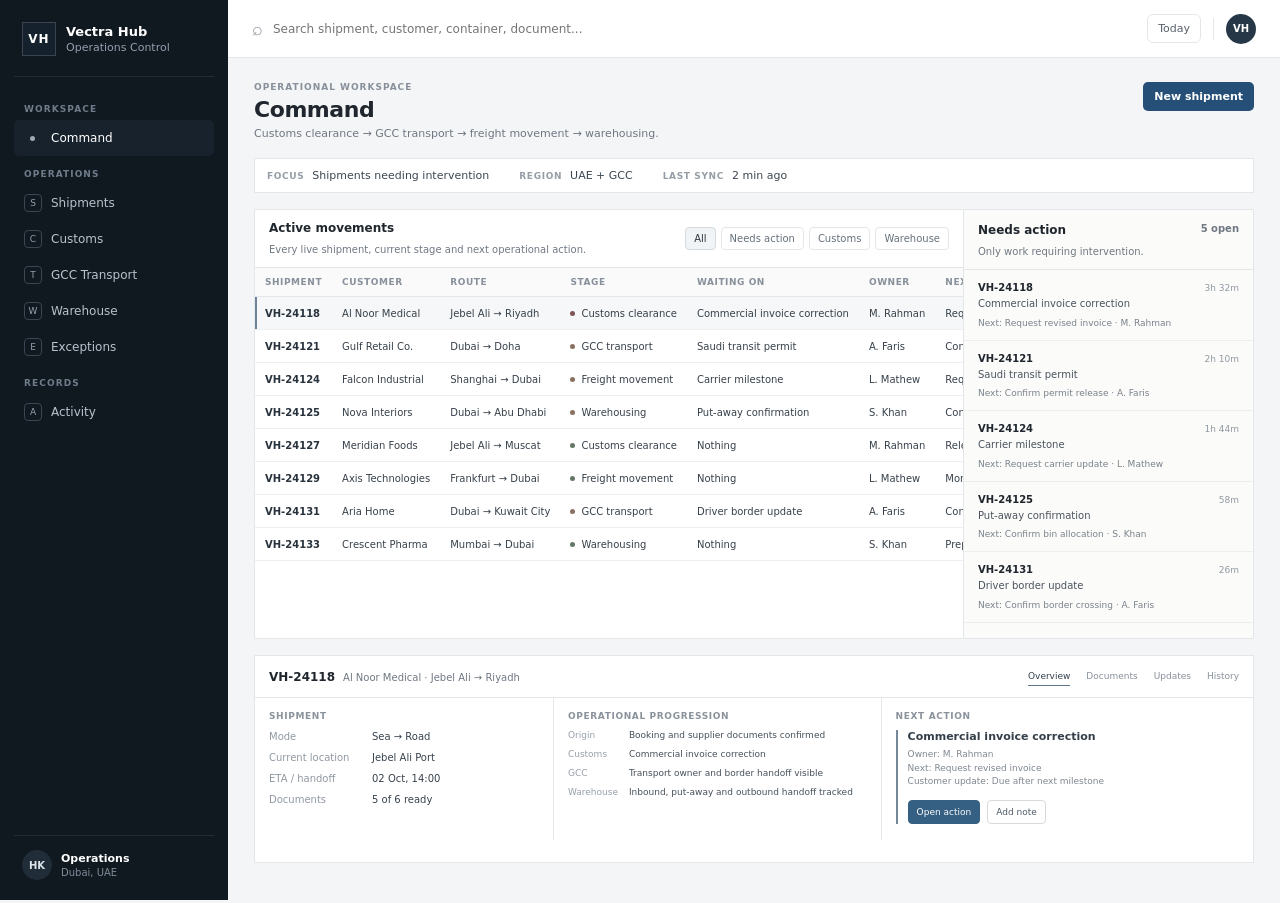
<file: vectra-ops-demo/index.html>
<!DOCTYPE html>
<html lang="en">
<head>
  <meta charset="UTF-8" />
  <meta name="viewport" content="width=device-width, initial-scale=1.0" />
  <title>Vectra Hub | Operations Control</title>
  <link rel="stylesheet" href="styles.css" />
</head>
<body>
  <div class="app-shell">
    <aside class="sidebar">
      <div class="brand">
        <div class="brand-mark">VH</div>
        <div>
          <div class="brand-name">Vectra Hub</div>
          <div class="brand-sub">Operations Control</div>
        </div>
      </div>

      <nav class="nav" id="nav">
        <div class="nav-group-label">Workspace</div>
        <button class="nav-item active" data-view="command"><span class="nav-dot"></span>Command</button>

        <div class="nav-group-label">Operations</div>
        <button class="nav-item" data-view="shipments"><span class="nav-icon">S</span>Shipments</button>
        <button class="nav-item" data-view="customs"><span class="nav-icon">C</span>Customs</button>
        <button class="nav-item" data-view="transport"><span class="nav-icon">T</span>GCC Transport</button>
        <button class="nav-item" data-view="warehouse"><span class="nav-icon">W</span>Warehouse</button>
        <button class="nav-item" data-view="exceptions"><span class="nav-icon">E</span>Exceptions</button>

        <div class="nav-group-label">Records</div>
        <button class="nav-item" data-view="activity"><span class="nav-icon">A</span>Activity</button>
      </nav>

      <div class="sidebar-footer">
        <div class="user-avatar">HK</div>
        <div>
          <div class="user-name">Operations</div>
          <div class="user-role">Dubai, UAE</div>
        </div>
      </div>
    </aside>

    <main class="main">
      <header class="topbar">
        <div class="search-wrap">
          <span class="search-icon">⌕</span>
          <input id="globalSearch" type="text" placeholder="Search shipment, customer, container, document..." />
        </div>
        <div class="topbar-right">
          <button class="quiet-btn" id="todayBtn">Today</button>
          <div class="divider"></div>
          <div class="avatar">VH</div>
        </div>
      </header>

      <section class="content" id="content"></section>
    </main>
  </div>

  <template id="command-template">
    <div class="page-head">
      <div>
        <div class="eyebrow">Operational workspace</div>
        <h1>Command</h1>
        <p>Customs clearance → GCC transport → freight movement → warehousing.</p>
      </div>
      <button class="primary-btn" data-action="new-shipment">New shipment</button>
    </div>

    <div class="context-strip">
      <div><span class="label">Focus</span><span class="value">Shipments needing intervention</span></div>
      <div><span class="label">Region</span><span class="value">UAE + GCC</span></div>
      <div><span class="label">Last sync</span><span class="value">2 min ago</span></div>
    </div>

    <div class="workspace-grid">
      <div class="workspace-main">
        <div class="section-bar">
          <div>
            <h2>Active movements</h2>
            <span>Every live shipment, current stage and next operational action.</span>
          </div>
          <div class="filters">
            <button class="filter-btn active" data-filter="all">All</button>
            <button class="filter-btn" data-filter="attention">Needs action</button>
            <button class="filter-btn" data-filter="customs">Customs</button>
            <button class="filter-btn" data-filter="warehouse">Warehouse</button>
          </div>
        </div>
        <div class="table-wrap">
          <table class="ops-table">
            <thead>
              <tr><th>Shipment</th><th>Customer</th><th>Route</th><th>Stage</th><th>Waiting on</th><th>Owner</th><th>Next action</th></tr>
            </thead>
            <tbody id="movementRows"></tbody>
          </table>
        </div>
      </div>

      <aside class="attention-panel">
        <div class="panel-head">
          <div>
            <h2>Needs action</h2>
            <span>Only work requiring intervention.</span>
          </div>
          <span class="count" id="attentionCount"></span>
        </div>
        <div id="attentionList"></div>
      </aside>
    </div>

    <div class="lower-detail" id="shipmentDetail"></div>
  </template>

  <template id="generic-template">
    <div class="page-head">
      <div>
        <div class="eyebrow" id="genericEyebrow">Operations</div>
        <h1 id="genericTitle"></h1>
        <p id="genericSubtitle"></p>
      </div>
      <button class="primary-btn" id="genericPrimary">Add record</button>
    </div>
    <div class="section-bar standalone">
      <div><h2 id="genericTableTitle"></h2><span id="genericTableSubtitle"></span></div>
      <div class="filters"><button class="filter-btn active">Open</button><button class="filter-btn">All</button></div>
    </div>
    <div class="split-view">
      <div class="table-wrap generic-table-wrap"><table class="ops-table"><thead id="genericHead"></thead><tbody id="genericBody"></tbody></table></div>
      <aside class="inspector" id="genericInspector"></aside>
    </div>
  </template>

  <script src="app.js"></script>
</body>
</html>
</file>
<file: vectra-ops-demo/styles.css>
:root {
  --bg: #f4f5f6;
  --surface: #ffffff;
  --surface-soft: #f8f8f7;
  --sidebar: #101820;
  --sidebar-2: #18222d;
  --text: #20262d;
  --muted: #6f7782;
  --line: #e4e7ea;
  --line-strong: #d6dadd;
  --accent: #264f77;
  --accent-soft: #eef3f7;
  --critical: #8d3b3b;
  --warning: #78623b;
  --ok: #476452;
}
* { box-sizing: border-box; }
html, body { margin: 0; min-height: 100%; background: var(--bg); color: var(--text); font-family: Inter, system-ui, -apple-system, BlinkMacSystemFont, "Segoe UI", sans-serif; }
button, input { font: inherit; }
button { cursor: pointer; }
.app-shell { min-height: 100vh; display: grid; grid-template-columns: 228px 1fr; }
.sidebar { position: fixed; inset: 0 auto 0 0; width: 228px; background: var(--sidebar); color: #fff; padding: 18px 14px; display: flex; flex-direction: column; }
.brand { display: flex; gap: 10px; align-items: center; padding: 4px 8px 20px; border-bottom: 1px solid rgba(255,255,255,.08); }
.brand-mark { width: 34px; height: 34px; border: 1px solid rgba(255,255,255,.16); display: grid; place-items: center; font-size: 12px; font-weight: 700; letter-spacing: .08em; background: #15212c; }
.brand-name { font-size: 13px; font-weight: 600; }
.brand-sub { font-size: 11px; color: #93a0ad; margin-top: 2px; }
.nav { padding-top: 14px; }
.nav-group-label { padding: 13px 10px 6px; font-size: 9px; text-transform: uppercase; letter-spacing: .12em; color: #6f7d8b; font-weight: 700; }
.nav-item { width: 100%; border: 0; background: transparent; color: #b9c3cc; display: flex; align-items: center; gap: 9px; min-height: 36px; border-radius: 5px; padding: 0 10px; font-size: 12px; text-align: left; }
.nav-item:hover { background: rgba(255,255,255,.04); color: #fff; }
.nav-item.active { background: var(--sidebar-2); color: #fff; }
.nav-icon { width: 18px; height: 18px; border: 1px solid #3a4652; border-radius: 4px; display: grid; place-items: center; font-size: 9px; color: #95a1ad; }
.nav-item.active .nav-icon { border-color: #617181; color: #d9e0e5; }
.nav-dot { width: 5px; height: 5px; border-radius: 50%; background: #9da9b3; margin-left: 6px; margin-right: 7px; }
.sidebar-footer { margin-top: auto; display: flex; align-items: center; gap: 9px; padding: 14px 8px 2px; border-top: 1px solid rgba(255,255,255,.08); }
.user-avatar, .avatar { width: 30px; height: 30px; border-radius: 50%; display: grid; place-items: center; font-weight: 600; font-size: 10px; }
.user-avatar { background: #202d39; color: #dce3e8; }
.user-name { font-size: 11px; font-weight: 600; }
.user-role { font-size: 10px; color: #7f8d99; margin-top: 2px; }
.main { grid-column: 2; min-width: 0; }
.topbar { height: 58px; position: sticky; top: 0; z-index: 20; display: flex; align-items: center; justify-content: space-between; padding: 0 24px; border-bottom: 1px solid var(--line); background: rgba(255,255,255,.96); }
.search-wrap { width: min(520px, 55vw); display: flex; align-items: center; gap: 8px; }
.search-icon { color: #9198a1; font-size: 18px; }
.search-wrap input { width: 100%; border: 0; outline: none; background: transparent; color: var(--text); font-size: 12px; }
.topbar-right { display: flex; align-items: center; gap: 12px; }
.quiet-btn { border: 1px solid var(--line); background: #fff; color: #58616c; border-radius: 6px; padding: 7px 10px; font-size: 11px; }
.divider { width: 1px; height: 22px; background: var(--line); }
.avatar { background: #263848; color: #fff; }
.content { padding: 24px 26px 40px; max-width: 1600px; margin: 0 auto; }
.page-head { display: flex; align-items: flex-start; justify-content: space-between; gap: 20px; margin-bottom: 18px; }
.eyebrow { text-transform: uppercase; letter-spacing: .11em; font-size: 9px; font-weight: 700; color: #87909a; margin-bottom: 5px; }
h1 { margin: 0; font-size: 22px; letter-spacing: -.02em; font-weight: 650; }
.page-head p { margin: 5px 0 0; color: var(--muted); font-size: 11px; }
.primary-btn { border: 0; border-radius: 5px; background: var(--accent); color: #fff; font-size: 11px; font-weight: 600; padding: 8px 11px; }
.context-strip { display: flex; gap: 30px; padding: 10px 12px; border: 1px solid var(--line); background: var(--surface); margin-bottom: 16px; }
.context-strip > div { display: flex; gap: 8px; align-items: baseline; }
.label { font-size: 9px; color: #969da6; text-transform: uppercase; letter-spacing: .07em; font-weight: 700; }
.value { font-size: 11px; color: #3d4650; }
.workspace-grid { display: grid; grid-template-columns: minmax(0, 1fr) 290px; border: 1px solid var(--line); background: var(--surface); min-height: 430px; }
.workspace-main { min-width: 0; }
.section-bar { min-height: 58px; display: flex; align-items: center; justify-content: space-between; gap: 14px; padding: 10px 14px; border-bottom: 1px solid var(--line); }
.section-bar.standalone { border: 1px solid var(--line); border-bottom: 0; background: var(--surface); }
.section-bar h2, .panel-head h2 { font-size: 12px; margin: 0 0 3px; font-weight: 650; }
.section-bar span, .panel-head span { font-size: 10px; color: var(--muted); }
.filters { display: flex; gap: 5px; }
.filter-btn { border: 1px solid var(--line); background: #fff; color: #66707b; border-radius: 4px; padding: 5px 8px; font-size: 10px; }
.filter-btn.active { background: #f1f4f6; color: #2d3741; border-color: #d5dadd; }
.table-wrap { width: 100%; overflow: auto; }
.ops-table { width: 100%; border-collapse: collapse; table-layout: auto; }
.ops-table th { position: sticky; top: 0; background: #fafafa; text-align: left; font-size: 9px; text-transform: uppercase; letter-spacing: .06em; color: #87909a; font-weight: 700; padding: 9px 10px; border-bottom: 1px solid var(--line); white-space: nowrap; }
.ops-table td { font-size: 10px; padding: 10px; border-bottom: 1px solid #edf0f2; color: #37404a; white-space: nowrap; vertical-align: middle; }
.ops-table tr { cursor: pointer; }
.ops-table tbody tr:hover { background: #fafbfb; }
.ops-table tbody tr.selected { background: #f5f7f8; box-shadow: inset 2px 0 0 #6f8498; }
.shipment-id { font-weight: 650; color: #29333d; }
.stage-cell { display: inline-flex; align-items: center; gap: 6px; }
.status-dot { width: 5px; height: 5px; border-radius: 50%; background: #8794a0; }
.status-dot.attention { background: #8a7061; }
.status-dot.blocked { background: #7f5555; }
.status-dot.clear { background: #657767; }
.muted { color: #858d96; }
.attention-panel { border-left: 1px solid var(--line); background: #fbfbfa; }
.panel-head { padding: 13px 14px 10px; border-bottom: 1px solid var(--line); display: flex; justify-content: space-between; gap: 8px; }
.count { font-size: 10px; font-weight: 700; color: #65707b; }
.attention-item { padding: 12px 14px; border-bottom: 1px solid #eceeef; cursor: pointer; }
.attention-item:hover { background: #f7f8f8; }
.attention-item .topline { display: flex; justify-content: space-between; gap: 10px; align-items: baseline; }
.attention-item .ref { font-size: 10px; font-weight: 650; }
.attention-item .age { font-size: 9px; color: #9098a1; }
.attention-item .issue { font-size: 10px; color: #4a535d; margin-top: 4px; line-height: 1.45; }
.attention-item .next { font-size: 9px; color: #7a828b; margin-top: 6px; }
.lower-detail { margin-top: 16px; border: 1px solid var(--line); background: var(--surface); min-height: 208px; }
.detail-head { display: flex; align-items: center; justify-content: space-between; padding: 11px 14px; border-bottom: 1px solid var(--line); }
.detail-title { display: flex; align-items: baseline; gap: 8px; }
.detail-title strong { font-size: 12px; }
.detail-title span { font-size: 10px; color: var(--muted); }
.detail-tabs { display: flex; gap: 16px; }
.detail-tab { border: 0; background: none; padding: 4px 0; font-size: 9px; color: #87909a; border-bottom: 1px solid transparent; }
.detail-tab.active { color: #35414c; border-bottom-color: #62788c; }
.detail-grid { display: grid; grid-template-columns: 1fr 1.1fr 1.25fr; }
.detail-section { padding: 13px 14px 16px; min-width: 0; }
.detail-section + .detail-section { border-left: 1px solid var(--line); }
.detail-section h3 { font-size: 9px; text-transform: uppercase; letter-spacing: .07em; color: #8a929b; margin: 0 0 9px; }
.kv { display: grid; grid-template-columns: 95px 1fr; gap: 7px 8px; font-size: 10px; line-height: 1.4; }
.kv .k { color: #9098a1; }
.kv .v { color: #38424d; }
.timeline { display: grid; gap: 9px; }
.timeline-row { display: grid; grid-template-columns: 52px 1fr; gap: 9px; font-size: 9px; }
.timeline-row .time { color: #979fa8; }
.timeline-row .event { color: #46505a; }
.action-box { border-left: 2px solid #74889a; padding-left: 10px; }
.action-box .issue { font-size: 11px; font-weight: 600; color: #343e48; }
.action-box .meta { margin-top: 5px; color: #7f8790; font-size: 9px; line-height: 1.5; }
.action-row { margin-top: 11px; display: flex; gap: 7px; }
.small-btn { border: 1px solid var(--line-strong); background: #fff; padding: 6px 8px; border-radius: 4px; font-size: 9px; color: #4f5a65; }
.small-btn.primary { border-color: #355f83; background: #355f83; color: #fff; }
.split-view { display: grid; grid-template-columns: minmax(0, 1fr) 320px; border: 1px solid var(--line); background: var(--surface); min-height: 540px; }
.generic-table-wrap { min-width: 0; }
.inspector { border-left: 1px solid var(--line); padding: 16px; background: #fbfbfa; }
.inspector .inspector-title { font-size: 14px; font-weight: 650; margin-bottom: 3px; }
.inspector .inspector-sub { font-size: 10px; color: var(--muted); margin-bottom: 18px; }
.inspector-section { padding: 12px 0; border-top: 1px solid var(--line); }
.inspector-section h4 { font-size: 9px; text-transform: uppercase; letter-spacing: .08em; color: #8c949d; margin: 0 0 9px; }
.inspector-actions { margin-top: 16px; display: flex; gap: 7px; }
.empty-state { padding: 50px 20px; color: #8b939c; font-size: 11px; text-align: center; }
@media (max-width: 980px) {
  .app-shell { grid-template-columns: 68px 1fr; }
  .sidebar { width: 68px; padding-left: 9px; padding-right: 9px; }
  .brand > div:not(.brand-mark), .nav-group-label, .nav-item { font-size: 0; }
  .nav-item { justify-content: center; padding: 0; }
  .nav-icon { margin: 0; }
  .nav-dot { margin: 0; }
  .sidebar-footer > div:not(.user-avatar) { display: none; }
  .workspace-grid, .split-view { grid-template-columns: 1fr; }
  .attention-panel, .inspector { border-left: 0; border-top: 1px solid var(--line); }
  .detail-grid { grid-template-columns: 1fr; }
  .detail-section + .detail-section { border-left: 0; border-top: 1px solid var(--line); }
}
</file>
